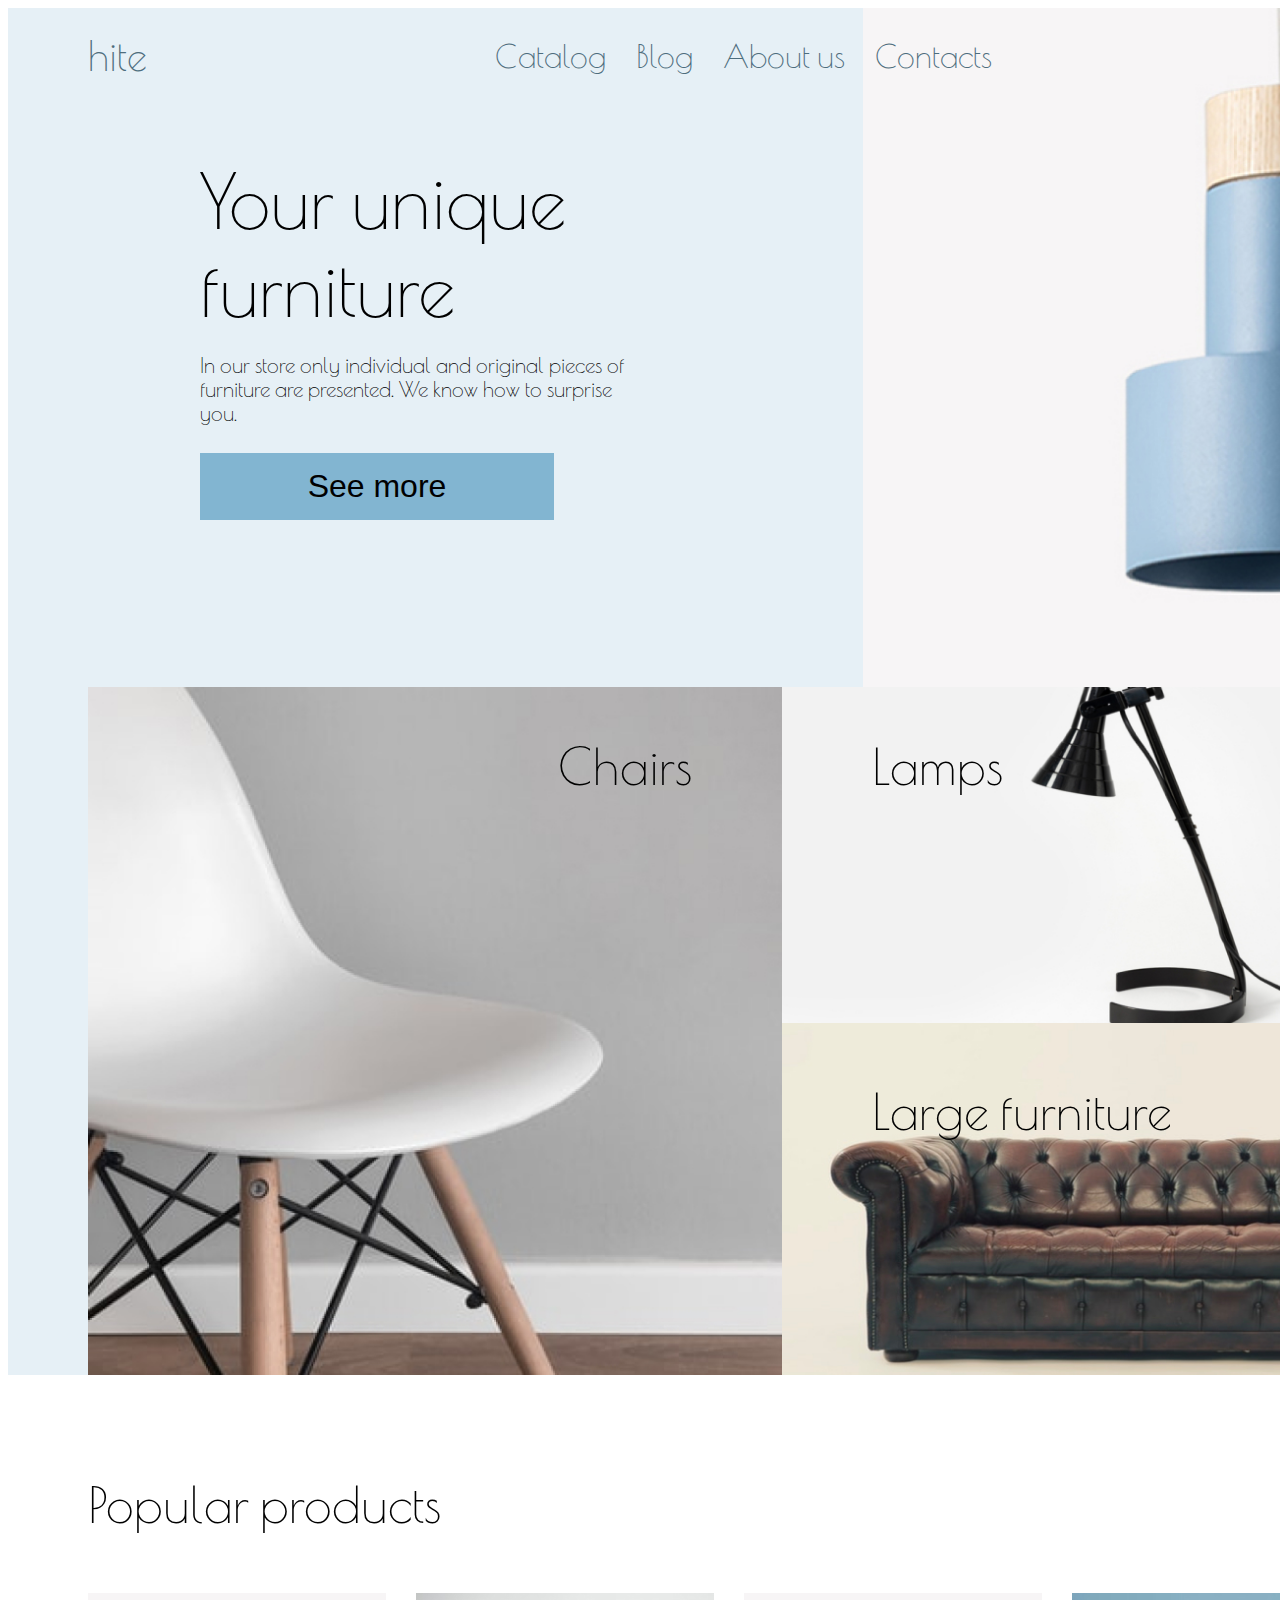
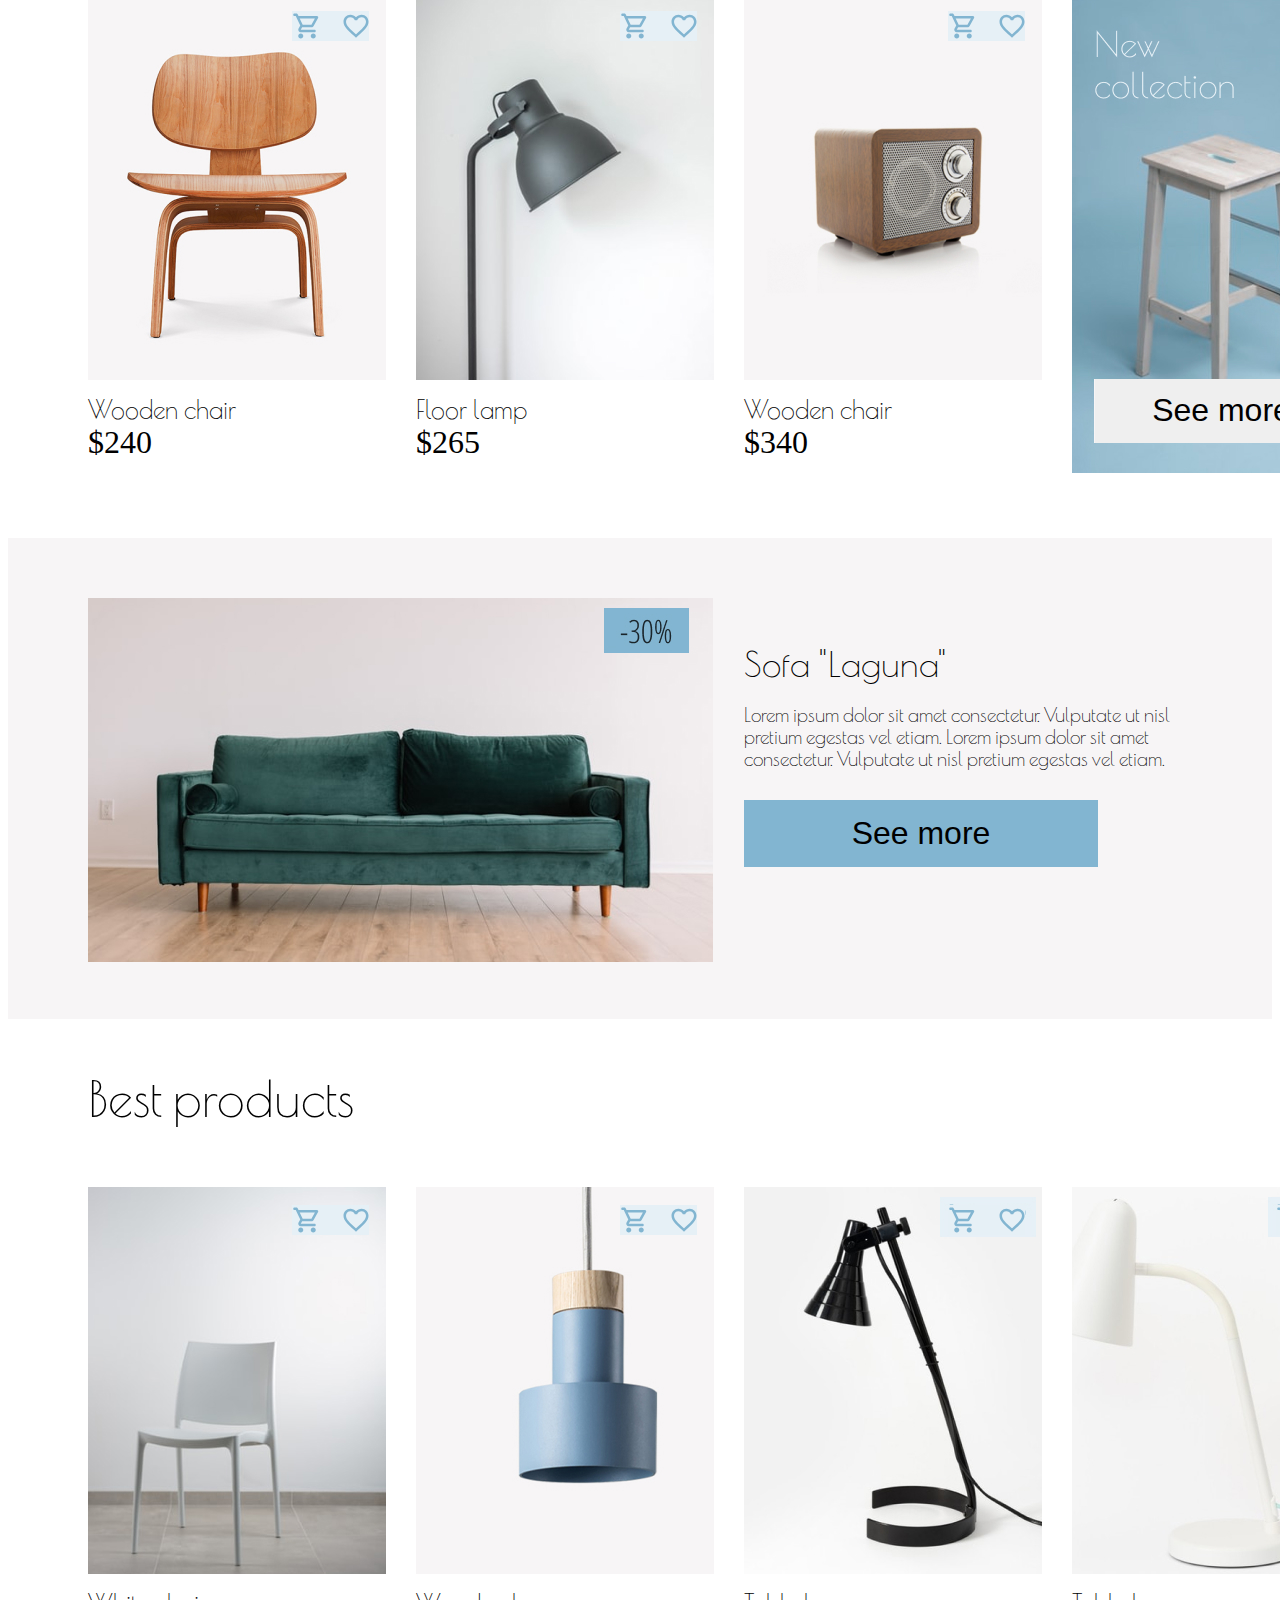
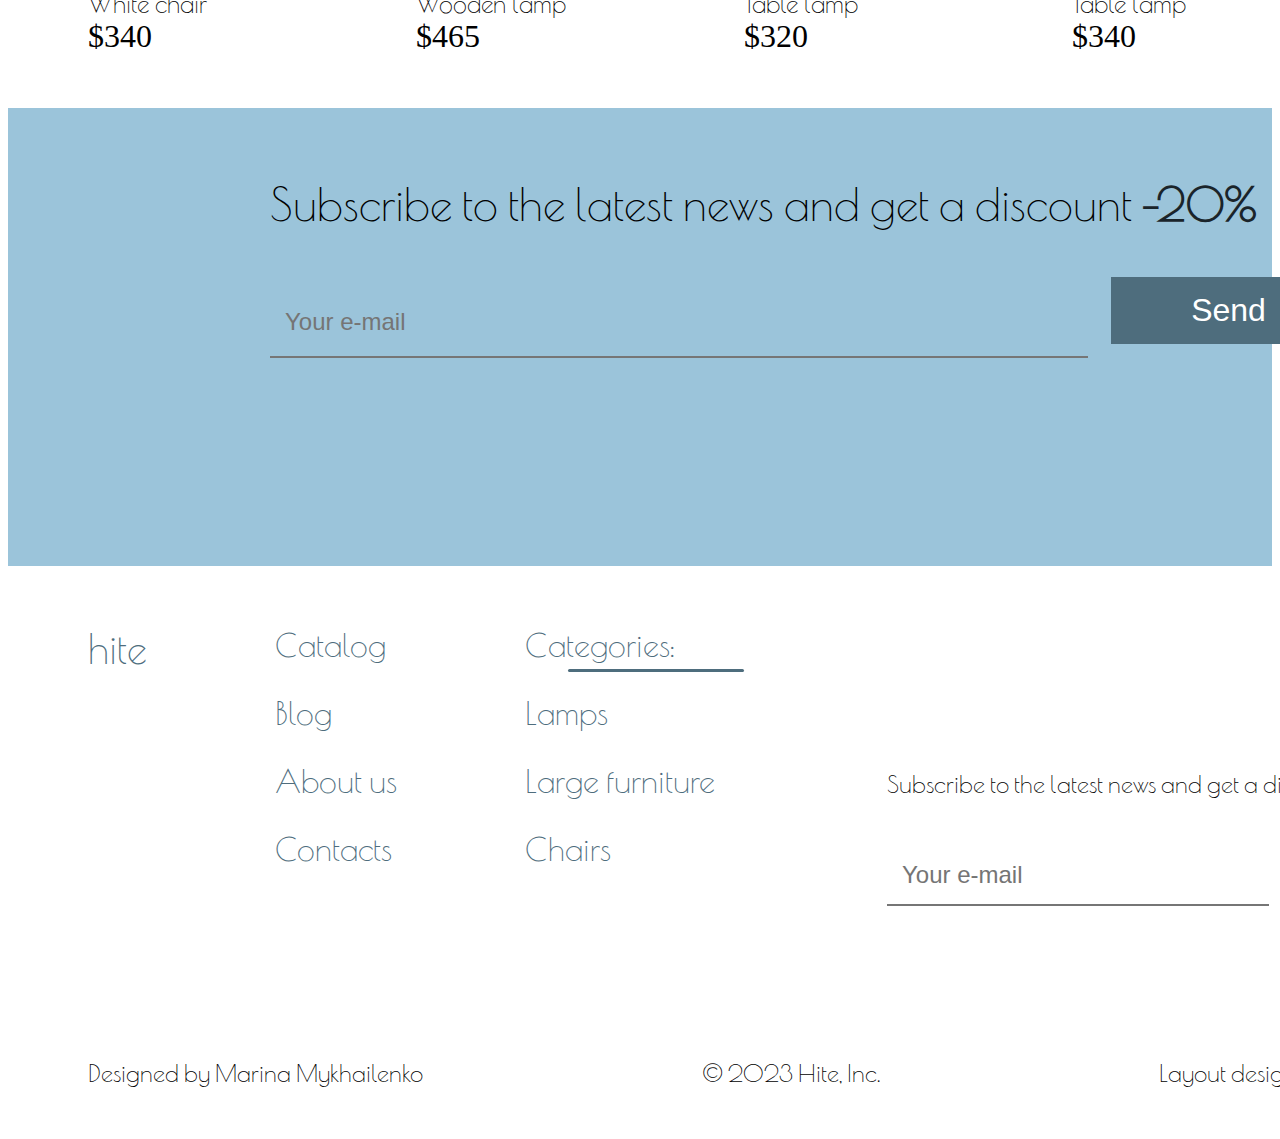
<file: index.html>
<!DOCTYPE html>
<html lang="en">
  <head>
    <meta charset="UTF-8" />
    <meta name="viewport" content="width=device-width, initial-scale=1.0" />
    <title>Web-Store</title>
    <link rel="preconnect" href="https://fonts.googleapis.com" />
    <link rel="preconnect" href="https://fonts.gstatic.com" crossorigin />
    <link
      href="https://fonts.googleapis.com/css2?family=Open+Sans:wght@300;700&family=Poiret+One&display=swap"
      rel="stylesheet"
    />
    <link
      rel="stylesheet"
      href="https://cdnjs.cloudflare.com/ajax/libs/modern-normalize/2.0.0/modern-normalize.min.css"
      integrity="sha512-4xo8blKMVCiXpTaLzQSLSw3KFOVPWhm/TRtuPVc4WG6kUgjH6J03IBuG7JZPkcWMxJ5huwaBpOpnwYElP/m6wg=="
      crossorigin="anonymous"
      referrerpolicy="no-referrer"
    />
    <link rel="stylesheet" href="./css/style.css" />
  </head>
  <body>
    <header class="header">
      <div class="container container_header">
        <div class="wrapper_nav">
          <nav class="nav">
            <a href="#" class="web_logo">hite</a>
            <ul class="header_link">
              <li class="header_item"
                ><a href="./catalog.html" class="header_item_reference"
                  >Catalog</a
                ></li
              >
              <li class="header_item"
                ><a href="#" class="header_item_reference">Blog</a></li
              >
              <li class="header_item"
                ><a href="#" class="header_item_reference">About us</a></li
              >
              <li class="header_item"
                ><a href="#" class="header_item_reference">Contacts</a></li
              >
            </ul>
          </nav>
          <div class="wrap_link_outline">
            <ul class="header_link_outline">
              <li class="outline_item"
                ><a href="#"
                  ><img src="./images/Vector.svg" width="30" height="30" /></a
              ></li>
              <li class="outline_item"
                ><a href="#"
                  ><img
                    src="./images/material-symbols_shopping-cart-outline-rounded.svg"
                    width="30"
                    height="30" /></a
              ></li>
              <li class="outline_item"
                ><a href="#"
                  ><img
                    src="./images/Vector (1).svg"
                    width="30"
                    height="30" /></a
              ></li>
            </ul>
          </div>
        </div>

        <div class="header_wrap_headline">
          <h1 class="header_headline">Your unique furniture</h1>
          <p class="header_text">
            In our store only individual and original pieces of furniture are
            presented. We know how to surprise you.
          </p>
          <button class="btn">See more</button>
        </div>
      </div>

      <div class="container">
        <div class="gallery_picture">
          <div class="col-1">
            <picture>
              <img
                src="./images/chairs.jpg"
                alt="стул"
                width="706"
                height="700"
              />
              <p class="picture_text">Chairs</p>
            </picture>
          </div>

          <div class="col-2">
            <picture>
              <img
                src="./images/black-desk-lamp 1.jpg"
                alt="лампа"
                width="734"
                height="342"
              />
              <p class="picture_text_2">Lamps</p>
            </picture>

            <picture>
              <img
                src="./images/large-furniture.jpg"
                alt="диван"
                width="734"
                height="358"
              />
              <p class="picture_text_3">Large furniture</p>
            </picture>
          </div>
        </div>
      </div>
    </header>

    <!-- ------------------popular product 2------------------------ -->
    <main>
      <section class="popular_product">
        <div class="container">
          <h2 class="best_headline">Popular products</h2>

          <ul class="best_wrap_list">
            <li class="best_wrap_item">
              <picture class="best_wrap_picture">
                <img src="./images/brown-chair.jpg" alt="" />
              </picture>
              <div class="best_wrap_price">
                <p class="name_goods">Wooden chair</p>
                <h3 class="goods_price">$240</h3>
                <ul class="best_vector">
                  <li>
                    <a href="">
                      <img
                        src="./images/material-symbols_shopping-cart-outline-rounded.svg"
                        alt=""
                      />
                    </a>
                  </li>
                  <li>
                    <a href="">
                      <img src="./images/Vector (1).svg" alt="" />
                    </a>
                  </li>
                </ul>
              </div>
            </li>

            <li class="best_wrap_item">
              <picture class="best_wrap_picture">
                <img src="./images/image 3 1 (1).jpg" alt="" />
              </picture>
              <div class="best_wrap_price">
                <p class="name_goods">Floor lamp</p>
                <h3 class="goods_price">$265</h3>
                <ul class="best_vector">
                  <li>
                    <a href="">
                      <img
                        src="./images/material-symbols_shopping-cart-outline-rounded.svg"
                        alt=""
                      />
                    </a>
                  </li>
                  <li>
                    <a href="">
                      <img src="./images/Vector (1).svg" alt="" />
                    </a>
                  </li>
                </ul>
              </div>
            </li>

            <li class="best_wrap_item">
              <picture class="best_wrap_picture">
                <img src="./images/image 3 1 (2).jpg" alt="" />
              </picture>
              <div class="best_wrap_price">
                <p class="name_goods">Wooden chair</p>
                <h3 class="goods_price">$340</h3>
                <ul class="best_vector">
                  <li>
                    <a href="">
                      <img
                        src="./images/material-symbols_shopping-cart-outline-rounded.svg"
                        alt=""
                      />
                    </a>
                  </li>
                  <li>
                    <a href="">
                      <img src="./images/Vector (1).svg" alt="" />
                    </a>
                  </li>
                </ul>
              </div>
            </li>

            <li class="best_wrap_item">
              <picture class="best_wrap_picture">
                <img src="./images/chair-and-button.jpg" alt="" />
              </picture>
              <div class="wrap_price">
                <button type="button" class="btn_popular">See more</button>
              </div>
            </li>
          </ul>
        </div>
      </section>

      <!-- ------------------sofa laguna 3 ------------------------ -->

      <section class="sofa_laguna">
        <div class="container about_container">
          <div class="sofa_picture">
            <img src="./images/sofa.jpg" alt="" width="625" height="364" />
          </div>
          <div class="sofa_wrapper">
            <h2 class="sofa">Sofa "Laguna"</h2>
            <p class="sofa_text">
              Lorem ipsum dolor sit amet consectetur. Vulputate ut nisl pretium
              egestas vel etiam. Lorem ipsum dolor sit amet consectetur.
              Vulputate ut nisl pretium egestas vel etiam.</p
            >
            <button type="button" class="sofa_btn">See more</button>
          </div>
        </div>
      </section>

      <!-- ------------------best product ------------------------ -->

      <section class="best_product">
        <div class="container">
          <h2 class="best_headline">Best products</h2>

          <ul class="best_wrap_list">
            <li class="best_wrap_item">
              <picture class="best_wrap_picture">
                <img src="./images/wite-chair.jpg" alt="" />
              </picture>
              <div class="best_wrap_price">
                <p class="name_goods">White chair</p>
                <h3 class="goods_price">$340</h3>
                <ul class="best_vector">
                  <li>
                    <a href="">
                      <img
                        src="./images/material-symbols_shopping-cart-outline-rounded.svg"
                        alt=""
                      />
                    </a>
                  </li>
                  <li>
                    <a href="">
                      <img src="./images/Vector (1).svg" alt="" />
                    </a>
                  </li>
                </ul>
              </div>
            </li>

            <li class="best_wrap_item">
              <picture class="best_wrap_picture">
                <img src="./images/image 3 1.jpg" alt="" />
              </picture>
              <div class="best_wrap_price">
                <p class="name_goods">Wooden lamp</p>
                <h3 class="goods_price">$465</h3>
                <ul class="best_vector">
                  <li>
                    <a href="">
                      <img
                        src="./images/material-symbols_shopping-cart-outline-rounded.svg"
                        alt=""
                      />
                    </a>
                  </li>
                  <li>
                    <a href="">
                      <img src="./images/Vector (1).svg" alt="" />
                    </a>
                  </li>
                </ul>
              </div>
            </li>

            <li class="best_wrap_item">
              <picture class="best_wrap_picture">
                <img src="./images/black-lamp.jpg" alt="" />
              </picture>
              <div class="best_wrap_price">
                <p class="name_goods">Table lamp</p>
                <h3 class="goods_price">$320</h3>
                <ul class="best_vector">
                  <li>
                    <a href="">
                      <img
                        src="./images/material-symbols_shopping-cart-outline-rounded.svg"
                        alt=""
                      />
                    </a>
                  </li>
                  <li>
                    <a href="">
                      <img src="./images/Vector (1).svg" alt="" />
                    </a>
                  </li>
                </ul>
              </div>
            </li>

            <li class="best_wrap_item">
              <picture class="best_wrap_picture">
                <img src="./images/wite-lamp.jpg" alt="" />
              </picture>
              <div class="best_wrap_price">
                <p class="name_goods">Table lamp </p>
                <h3 class="goods_price">$340</h3>
                <ul class="best_vector">
                  <li>
                    <a href="">
                      <img
                        src="./images/material-symbols_shopping-cart-outline-rounded.svg"
                        alt=""
                      />
                    </a>
                  </li>
                  <li>
                    <a href="">
                      <img src="./images/Vector (1).svg" alt="" />
                    </a>
                  </li>
                </ul>
              </div>
            </li>
          </ul>
        </div>
      </section>

      <!-- ------------------form email ------------------------ -->

      <section class="form_email">
        <div class="container container_form_email">
          <form class="subscribe_form">
            <p class="subscribe_form_text"
              >Subscribe to the latest news and get a discount
              <span class="subscribe_sale">-20%</span>
            </p>
            <div class="footer_form_wrap">
              <input
                type="text"
                name="subscribe-email"
                class="subscribe-form__input"
                placeholder="Your e-mail"
              />
              <button type="button" class="form_button">Send</button>
              <div class="wrap_btn_from"> </div>
            </div>
          </form>
        </div>
      </section>
    </main>

    <!-- ------------------FOOTER------------------------ -->

    <footer class="footer">
      <div class="container container_footer">
        <div class="footer_colum">
          <div class="footer_logo">
            <a href="#" class="web_logo_footer">hite</a>
          </div>
          <div class="wrapper_colum">
            <div class="footer_wrap">
              <ul class="footer_link">
                <li class="footer_item"
                  ><a
                    href=""
                    class="footer_item_reference header_item_reference"
                    >Catalog</a
                  ></li
                >
                <li class="footer_item"
                  ><a
                    href=""
                    class="footer_item_reference header_item_reference"
                    >Blog</a
                  ></li
                >
                <li class="footer_item"
                  ><a
                    href="#"
                    class="footer_item_reference header_item_reference"
                    >About us</a
                  ></li
                >
                <li class="footer_item"
                  ><a
                    href="#"
                    class="footer_item_reference header_item_reference"
                    >Contacts</a
                  ></li
                >
              </ul>
            </div>

            <div class="footer_gatcories">
              <div>
                <ul class="gatcories_item">
                  <li class="getcories_link"
                    ><a href="" class="header_item_reference_categ"
                      >Categories:</a
                    ></li
                  >
                  <li class="getcories_link"
                    ><a href="" class="header_item_reference">Lamps</a></li
                  >
                  <li class="getcories_link"
                    ><a href="" class="header_item_reference"
                      >Large furniture</a
                    ></li
                  >
                  <li class="getcories_link"
                    ><a href="" class="header_item_reference">Chairs</a></li
                  >
                </ul>
              </div>
            </div>
          </div>

          <form class="footer_form">
            <div>
              <p class="footer_form_text"
                >Subscribe to the latest news and get a discount
                <span class="subscribe_sale">-20%</span>
              </p>
            </div>

            <div class="footer_form_wrap">
              <input
                type="text"
                name="subscribe-email"
                class="footer_form__input"
                placeholder="Your e-mail"
              />
              <button type="button" class="footer_button">Send</button>
            </div>
          </form>
        </div>

        <ul class="footer_social">
          <li>
            <a href="" class="colum_link">
              <svg class="colum_icon" width="35" height="35">
                <use href="./images/symbol-defs.svg#icon-instagram"></use>
              </svg>
            </a>
          </li>
          <li>
            <a href="" class="colum_link">
              <svg class="colum_icon" width="60" height="60">
                <use href="./images/symbol-defs.svg#icon-Twitter_white"></use>
              </svg>
            </a>
          </li>
          <li>
            <a href="" class="colum_link">
              <svg class="colum_icon" width="60" height="60">
                <use href="./images/symbol-defs.svg#icon-Telegram_white"></use>
              </svg>
            </a>
          </li>
        </ul>

        <div class="developers">
          <div class="developers_link">Designed by Marina Mykhailenko</div>
          <div class="developers_link">© 2023 Hite, Inc.</div>
          <div class="developers_link"
            >Layout designer by Sergey Chistiakov</div
          >
        </div>
      </div>
    </footer>
  </body>
</html>
</file>
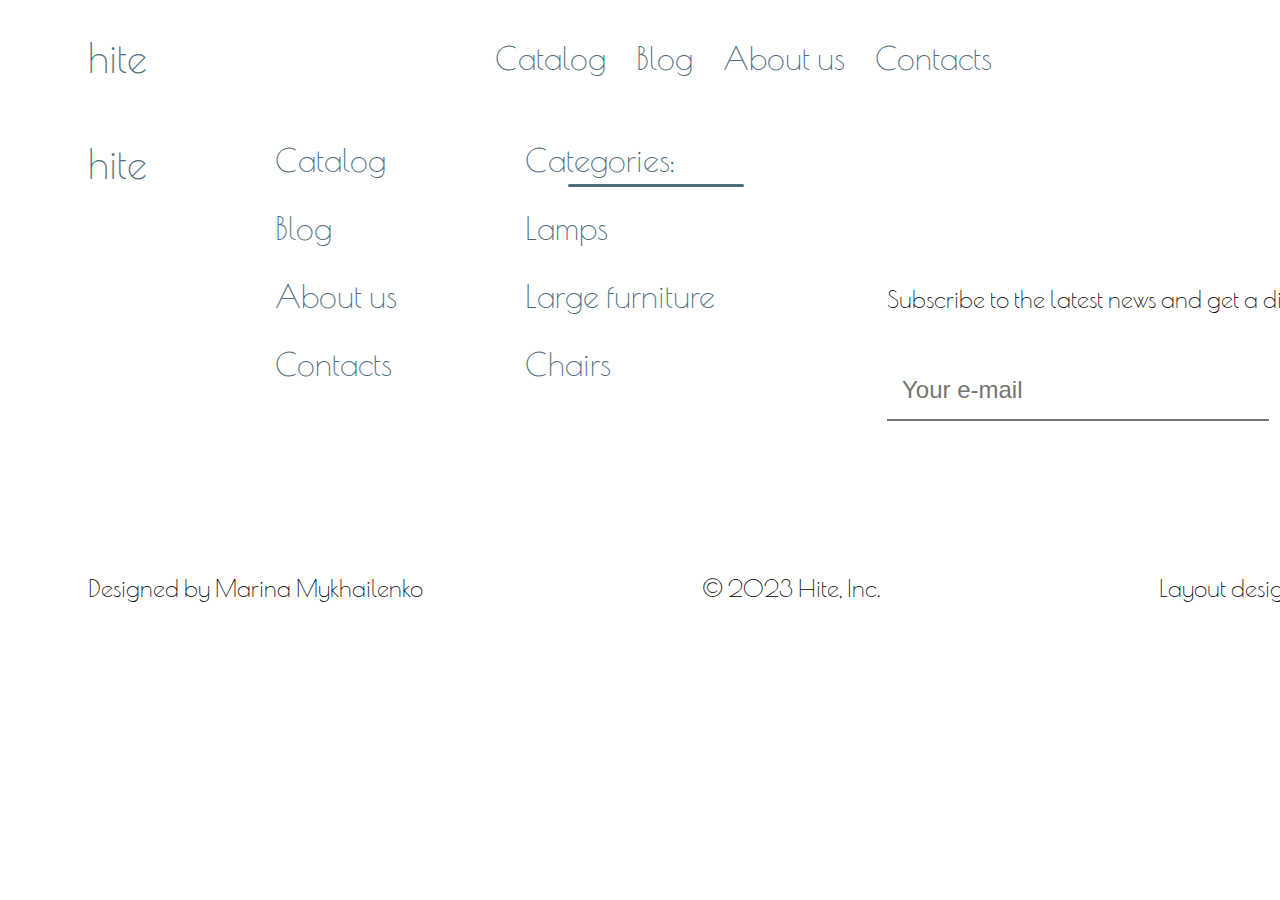
<file: catalog.html>
<!DOCTYPE html>
<html lang="en">
  <head>
    <meta charset="UTF-8" />
    <meta name="viewport" content="width=device-width, initial-scale=1.0" />
    <title>Catalog</title>
    <link rel="preconnect" href="https://fonts.googleapis.com" />
    <link rel="preconnect" href="https://fonts.gstatic.com" crossorigin />
    <link
      href="https://fonts.googleapis.com/css2?family=Open+Sans:wght@300;700&family=Poiret+One&display=swap"
      rel="stylesheet"
    />
    <link
      rel="stylesheet"
      href="https://cdnjs.cloudflare.com/ajax/libs/modern-normalize/2.0.0/modern-normalize.min.css"
      integrity="sha512-4xo8blKMVCiXpTaLzQSLSw3KFOVPWhm/TRtuPVc4WG6kUgjH6J03IBuG7JZPkcWMxJ5huwaBpOpnwYElP/m6wg=="
      crossorigin="anonymous"
      referrerpolicy="no-referrer"
    />
    <link rel="stylesheet" href="./css/style.css" />
  </head>
  <body>
    <header class="header_catalog">
      <div class="container">
        <div class="wrapper_nav">
          <nav class="nav">
            <a href="./index.html" class="web_logo">hite</a>
            <ul class="header_link">
              <li class="header_item"
                ><a href="./catalog.html" class="header_item_reference"
                  >Catalog</a
                ></li
              >
              <li class="header_item"
                ><a href="#" class="header_item_reference">Blog</a></li
              >
              <li class="header_item"
                ><a href="#" class="header_item_reference">About us</a></li
              >
              <li class="header_item"
                ><a href="#" class="header_item_reference">Contacts</a></li
              >
            </ul>
          </nav>
          <div class="wrap_link_outline">
            <ul class="header_link_outline">
              <li class="outline_item"
                ><a href="#"
                  ><img src="./images/Vector.svg" width="30" height="30" /></a
              ></li>
              <li class="outline_item"
                ><a href="#"
                  ><img
                    src="./images/material-symbols_shopping-cart-outline-rounded.svg"
                    width="30"
                    height="30" /></a
              ></li>
              <li class="outline_item"
                ><a href="#"
                  ><img
                    src="./images/Vector (1).svg"
                    width="30"
                    height="30" /></a
              ></li>
            </ul>
          </div>
        </div>
      </div>
    </header>

    <footer class="footer">
      <div class="container container_footer">
        <div class="footer_colum">
          <div class="footer_logo">
            <a href="#" class="web_logo_footer">hite</a>
          </div>
          <div class="wrapper_colum">
            <div class="footer_wrap">
              <ul class="footer_link">
                <li class="footer_item"
                  ><a
                    href=""
                    class="footer_item_reference header_item_reference"
                    >Catalog</a
                  ></li
                >
                <li class="footer_item"
                  ><a
                    href=""
                    class="footer_item_reference header_item_reference"
                    >Blog</a
                  ></li
                >
                <li class="footer_item"
                  ><a
                    href="#"
                    class="footer_item_reference header_item_reference"
                    >About us</a
                  ></li
                >
                <li class="footer_item"
                  ><a
                    href="#"
                    class="footer_item_reference header_item_reference"
                    >Contacts</a
                  ></li
                >
              </ul>
            </div>

            <div class="footer_gatcories">
              <div>
                <ul class="gatcories_item">
                  <li class="getcories_link"
                    ><a href="" class="header_item_reference_categ"
                      >Categories:</a
                    ></li
                  >
                  <li class="getcories_link"
                    ><a href="" class="header_item_reference">Lamps</a></li
                  >
                  <li class="getcories_link"
                    ><a href="" class="header_item_reference"
                      >Large furniture</a
                    ></li
                  >
                  <li class="getcories_link"
                    ><a href="" class="header_item_reference">Chairs</a></li
                  >
                </ul>
              </div>
            </div>
          </div>

          <form class="footer_form">
            <div>
              <p class="footer_form_text"
                >Subscribe to the latest news and get a discount
                <span class="subscribe_sale">-20%</span>
              </p>
            </div>

            <div class="footer_form_wrap">
              <input
                type="text"
                name="subscribe-email"
                class="footer_form__input"
                placeholder="Your e-mail"
              />
              <button type="button" class="footer_button">Send</button>
            </div>
          </form>
        </div>

        <ul class="footer_social">
          <li>
            <a href="" class="colum_link">
              <svg class="colum_icon" width="35" height="35">
                <use href="./images/symbol-defs.svg#icon-instagram"></use>
              </svg>
            </a>
          </li>
          <li>
            <a href="" class="colum_link">
              <svg class="colum_icon" width="60" height="60">
                <use href="./images/symbol-defs.svg#icon-Twitter_white"></use>
              </svg>
            </a>
          </li>
          <li>
            <a href="" class="colum_link">
              <svg class="colum_icon" width="60" height="60">
                <use href="./images/symbol-defs.svg#icon-Telegram_white"></use>
              </svg>
            </a>
          </li>
        </ul>

        <div class="developers">
          <div class="developers_link">Designed by Marina Mykhailenko</div>
          <div class="developers_link">© 2023 Hite, Inc.</div>
          <div class="developers_link"
            >Layout designer by Sergey Chistiakov</div
          >
        </div>
      </div>
    </footer>
  </body>
</html>
</file>
<file: css/style.css>
body {
  font-family: "Open Sans", sans-serif;
  font-family: "Poiret One", cursive;
}

h1,
h2,
h3,
h4,
h5,
h6 {
  margin: 0;
}

p {
  margin: 0;
}

a {
  text-decoration: none;
}

ul {
  margin: 0;
  padding: 0;
}

button {
  cursor: pointer;
  border: 0;
}

li {
  list-style-type: none;
}

img {
  display: block;
  max-width: 100%;
  height: auto;
}

.container {
  width: 1440px;
  padding-left: 80px;
  padding-right: 80px;
  margin-left: auto;
  margin-right: auto;
  /* outline: 2px solid red; */
}

/* ///////////// HEADER ///////////// */

.header {
  background-color: #e6f0f6;
  margin-bottom: 100px;
}

.container_header {
  background-image: url(../images/image\ лампа-header.jpg);
  background-repeat: no-repeat;
  background-position: right;
  padding-top: 25px;
  background-size: 745px;
  padding-bottom: 167px;
}

.wrapper_nav {
  display: flex;
  align-items: center;
}

.web_logo {
  font-size: 40px;
  font-style: normal;
  font-weight: 400;
  line-height: normal;
  color: #4e6d7d;
  margin-right: 220px;
}

.header_link {
  display: flex;
  margin-left: 128px;
  align-items: center;

  font-size: 32px;
  font-style: normal;
  font-weight: 300;
  line-height: normal;

  gap: 30px;
}

.header_item_reference {
  color: #4e6d7d;
}
.btn {
  background-color: #82b5d1;
  width: 354px;
  height: 67px;
  font-size: 32px;
  font-style: normal;
  font-weight: 300;
  line-height: normal;
  margin-top: 28px;
}

.btn:hover {
  background-color: #b4d3e3;
}

.btn:active {
  background-color: #cde1ed;
}

.nav {
  display: flex;
  align-items: center;
}

.wrap_link_outline {
  margin-left: auto;
}

.header_link_outline {
  display: flex;
  align-items: center;
  margin-left: auto;
}

.outline_item {
  margin-left: 20px;
}

.wrapper_lamp {
  display: flex;
}

.header_wrap_headline {
  margin-left: 112px;
}

.header_headline {
  font-size: 75px;
  font-style: normal;
  font-weight: 400;
  line-height: normal;
  padding-top: 78px;
  max-width: 468px;
}

.header_text {
  max-width: 442px;
  font-size: 21px;
  font-style: normal;
  font-weight: 300;
  line-height: normal;
  padding-top: 20px;
}

.section_picture_info {
  padding-bottom: 100px;
}

.col-1 {
  position: relative;
}

.picture_text {
  position: absolute;
  top: 50px;
  right: 90px;
  font-size: 50px;
  font-style: normal;
  font-weight: 400;
  line-height: normal;
}

.col-2 {
  position: relative;
}

.picture_text_2 {
  position: absolute;
  top: 50px;
  left: 90px;

  font-size: 50px;
  font-style: normal;
  font-weight: 400;
  line-height: normal;
}

.picture_text_3 {
  position: absolute;
  bottom: 235px;
  left: 90px;

  font-size: 50px;
  font-style: normal;
  font-weight: 400;
  line-height: normal;
}

.gallery_picture {
  display: flex;
  margin-right: 25px;
}

.picture_box1 {
  position: relative;
}

.picture_chairs {
  left: 340px;
  top: 50px;

  font-size: 50px;
  font-style: normal;
  font-weight: 400;
  line-height: normal;
}

/* section popular product  */

.popular_product {
  padding-bottom: 50px;
}

.product {
  font-size: 50px;
  font-style: normal;
  font-weight: 400;
  line-height: normal;
  margin-bottom: 60px;

  color: #1a242a;
}

.popular_item {
  display: flex;
  gap: 30px;
}

.wrap_price {
  margin-top: 15px;
  position: relative;
}

.name_goods {
  padding-top: 15px;

  font-size: 25px;
  font-style: normal;
  font-weight: 400;
  line-height: normal;
}

.goods_price {
  font-family: Open Sans Condensed;
  font-size: 32px;
  font-style: normal;
  font-weight: 300;
  line-height: normal;
}

.btn_popular {
  width: 253px;
  height: 64px;

  font-size: 32px;
  font-style: normal;
  font-weight: 300;
  line-height: normal;
  position: absolute;
  bottom: 45px;
  right: 21px;
  display: flex;
  justify-content: center;
  align-items: center;
}

.btn_popular:hover {
  background-color: #4e6d7d;
  color: #e6f0f6;
}

.btn_popular:active {
  background-color: #b4d3e3;
  color: #1a242a;
}

/* sofa laguna section 3 */

.sofa_laguna {
  background-color: #f7f5f6;
}

.about_container {
  display: flex;
}

.sofa_picture {
  padding-top: 60px;
  padding-bottom: 57px;
}

.sofa {
  font-size: 35px;
  font-style: normal;
  font-weight: 400;
  line-height: normal;

  margin-top: 105px;
  margin-left: 31px;
}

.sofa_text {
  font-size: 19px;
  font-style: normal;
  font-weight: 300;
  line-height: normal;

  max-width: 436px;
  margin-top: 20px;
  margin-left: 31px;
  margin-bottom: 30px;
}

.sofa_btn {
  width: 354px;
  height: 67px;

  font-size: 32px;
  font-style: normal;
  font-weight: 300;
  line-height: normal;

  margin-bottom: 86px;
  margin-left: 31px;

  background-color: #82b5d1;
}

.sofa_btn:hover {
  background-color: #4e6d7d;
  color: #e6f0f6;
}

.sofa_btn:active {
  background-color: #b4d3e3;
  color: #1a242a;
}

/* best product section 4 */

.best_wrap_list {
  display: flex;
  gap: 30px;
}

.best_wrap_price {
  position: relative;
}

.best_vector {
  display: flex;
  justify-content: flex-end;
  align-items: center;
  position: absolute;
  bottom: 518%;
  right: 17px;
  gap: 21px;

  background-color: #e6f0f6;
}

.best_product {
  padding-top: 50px;
  padding-bottom: 53px;
}

.best_headline {
  font-size: 50px;
  font-style: normal;
  font-weight: 400;
  line-height: normal;

  padding-bottom: 60px;
}

.best_item {
  display: flex;
  gap: 30px;
}

/* form email section 5 */

.form_email {
  background-color: #9bc4da;
  padding-top: 70px;
  padding-bottom: 104px;
}
.container_form_email {
  display: flex;
  justify-content: center;
}

.subscribe_form_text {
  font-size: 45px;
  font-style: normal;
  font-weight: 300;
  line-height: normal;

  padding-bottom: 47px;
}

.subscribe_sale {
  color: #1a242a;
  font-size: 50;
  font-style: normal;
  font-weight: 900;
  line-height: normal;
}

.subscribe_form_wrap {
  display: flex;
}

.subscribe-form__input {
  width: 801px;
  height: 66px;
  font-size: 24px;
  font-style: normal;
  font-weight: 300;
  line-height: normal;
  padding-left: 15px;
  display: flex;

  padding-top: 12px;
  border-top: none;
  border-right: none;
  border-left: none;

  background-color: transparent;

  margin-bottom: 104px;
  outline: none;
}

.form_button {
  width: 235px;
  height: 67px;

  bottom: 0px;
  margin-left: 23px;
  margin-bottom: 104px;

  background-color: #4e6d7d;
  color: #ffffff;

  font-size: 32px;
  font-style: normal;
  font-weight: 300;
  line-height: normal;
}

.form_button:hover {
  background-color: #82b5d1;
  color: #1a242a;
}

.form_button:active {
  background-color: #9bc4da;
  color: #1a242a;
}

/* FOOTER */

.footer {
  padding-top: 60px;
  padding-bottom: 44px;
}

.footer_colum {
  display: flex;
  justify-content: start;
}

.wrapper_colum {
  display: flex;
}

.web_logo_footer {
  font-size: 40px;
  font-style: normal;
  font-weight: 400;
  line-height: normal;
  color: #4e6d7d;
}

.footer_link {
  display: flex;
  margin-left: 128px;

  font-size: 32px;
  font-style: normal;
  font-weight: 300;
  line-height: normal;

  gap: 30px;

  flex-direction: column;
  align-items: baseline;
}

.getcories_link {
  display: flex;
  margin-left: 128px;

  font-size: 32px;
  font-style: normal;
  font-weight: 300;
  line-height: normal;

  margin-bottom: 30px;
}

.getcories_link:last-child {
  margin-bottom: 0px;
}

.header_item_reference_categ {
  color: #4e6d7d;
}

.header_item_reference_categ::after {
  content: "";
  width: 11%;
  height: 3px;
  position: absolute;
  background-color: #4e6d7d;
  left: 35%;
  bottom: 90%;
  border-radius: 2px;
}

.footer_social {
  display: flex;
  justify-content: end;
  align-items: center;
  color: #4e6d7d;

  position: relative;
  bottom: 285px;
}

.container_footer {
  position: relative;
}

.colum_link {
  color: #4e6d7d;
}

.colum_icon {
  fill: currentColor;
}

.footer_form {
  margin-left: 172px;
}

.footer_form_text {
  font-size: 24px;
  font-style: normal;
  font-weight: 300;
  line-height: normal;

  padding-top: 144px;
  padding-bottom: 24px;
  margin-bottom: 24px;
}
.footer_form_wrap {
  display: flex;
}

.footer_form__input {
  width: 365px;
  height: 56px;

  margin-right: 21px;
  padding-left: 15px;

  font-size: 24px;
  font-style: normal;
  font-weight: 300;
  line-height: normal;

  border-top: none;
  border-right: none;
  border-left: none;

  background-color: transparent;
  outline: none;
}

.wrap_btn_footer {
  position: relative;
}

.footer_button {
  width: 167px;
  height: 56px;

  font-size: 32px;
  font-style: normal;
  font-weight: 300;
  line-height: normal;
  color: #ffffff;

  background-color: #82b5d1;
}

.footer_button:hover {
  background-color: #4e6d7d;
}

.footer_button:active {
  background-color: #6891a7;
}

.developers {
  display: flex;
  justify-content: space-between;
  padding-top: 90px;
}

.developers_link {
  font-size: 24px;
  font-style: normal;
  font-weight: 300;
  line-height: normal;
}

.colum_link:hover {
  color: #e6f0f6;
}

/* //////////////////////////// */
/* ////// Catalog //////// */

.header_catalog {
  padding-top: 27px;
}
</file>
